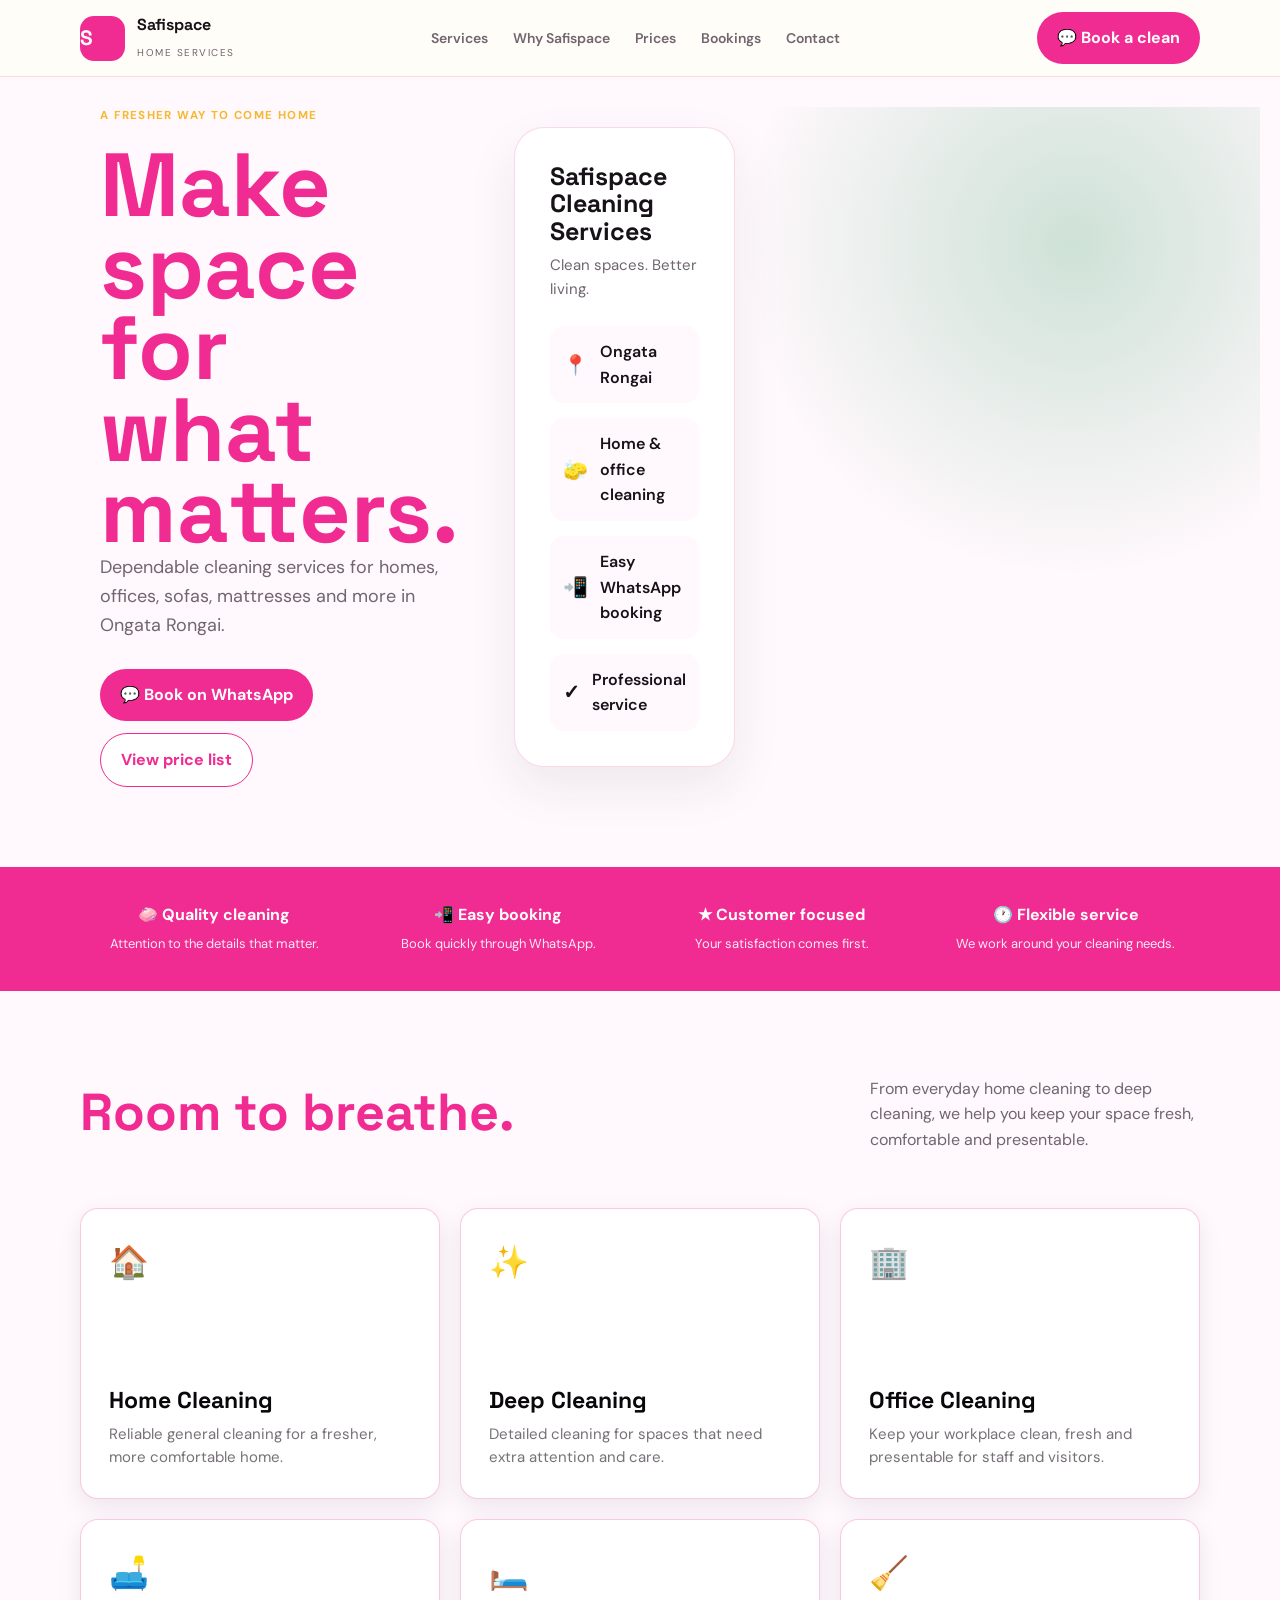
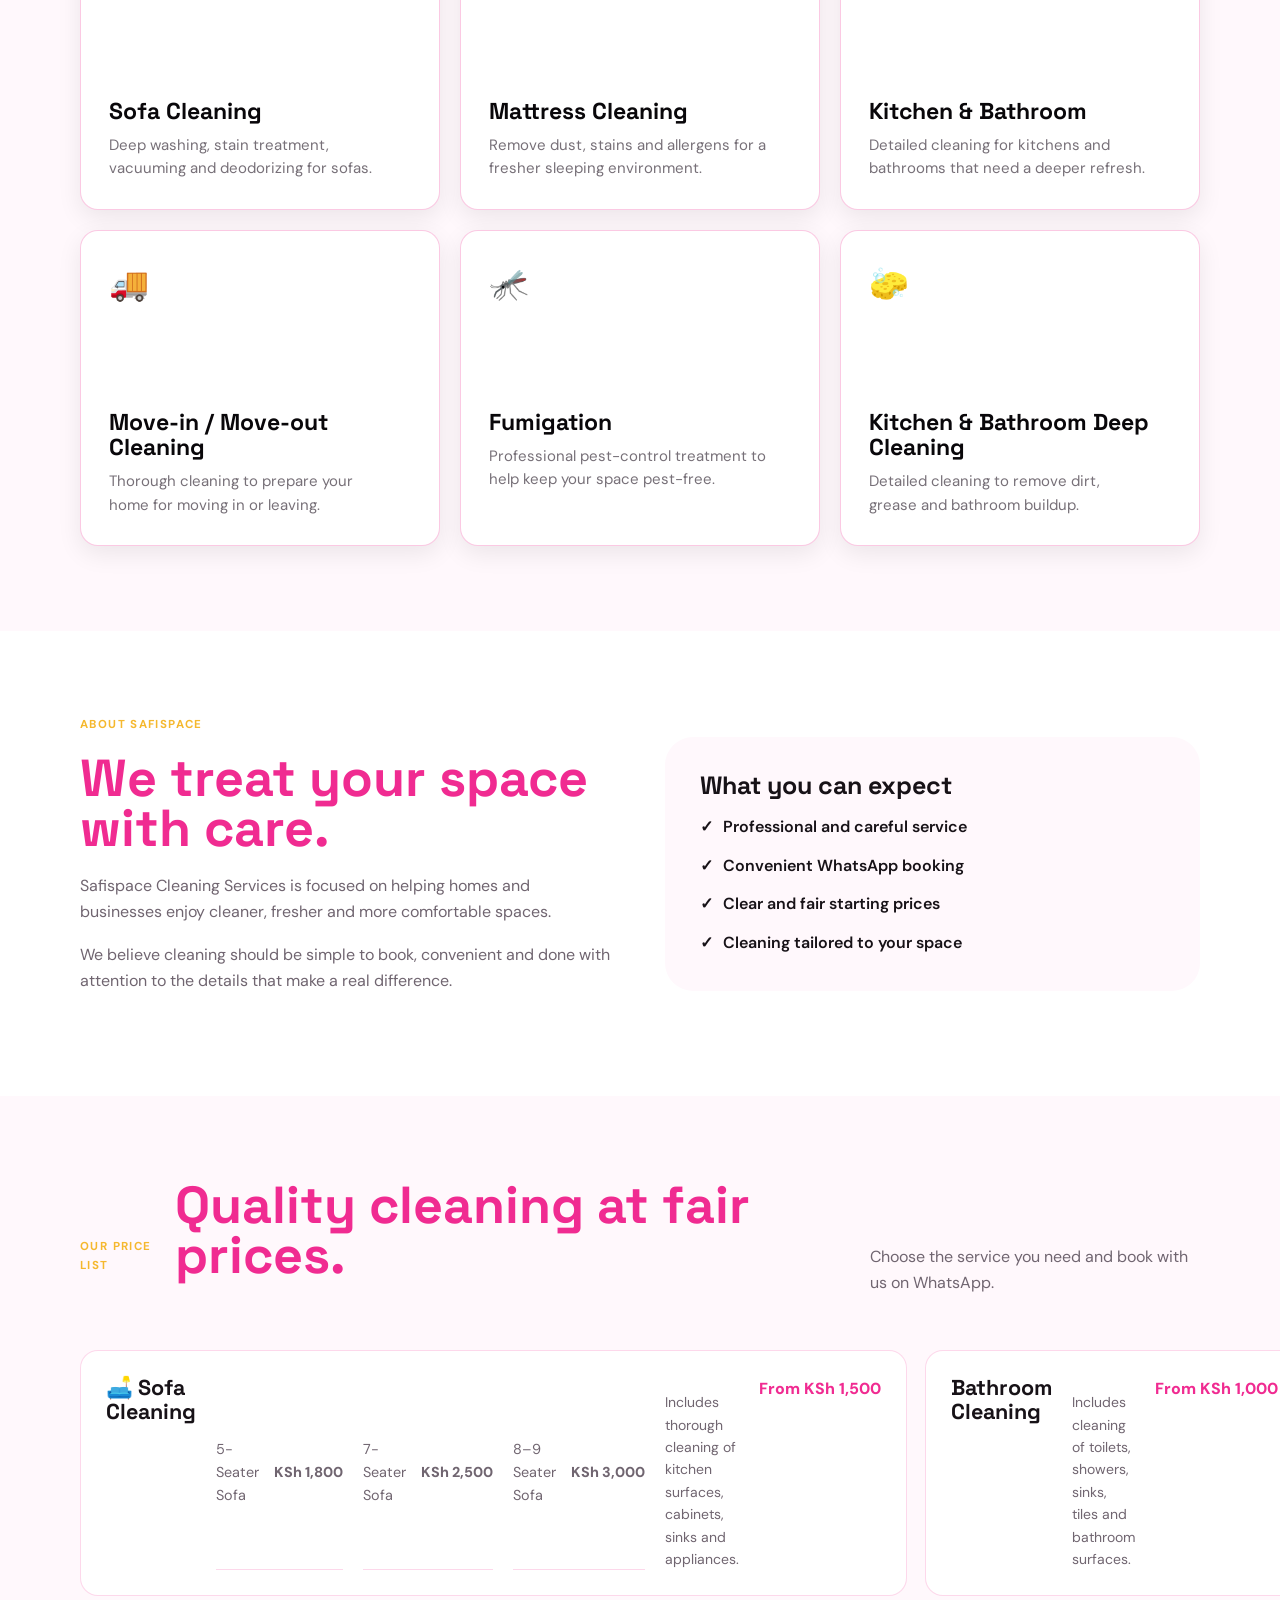
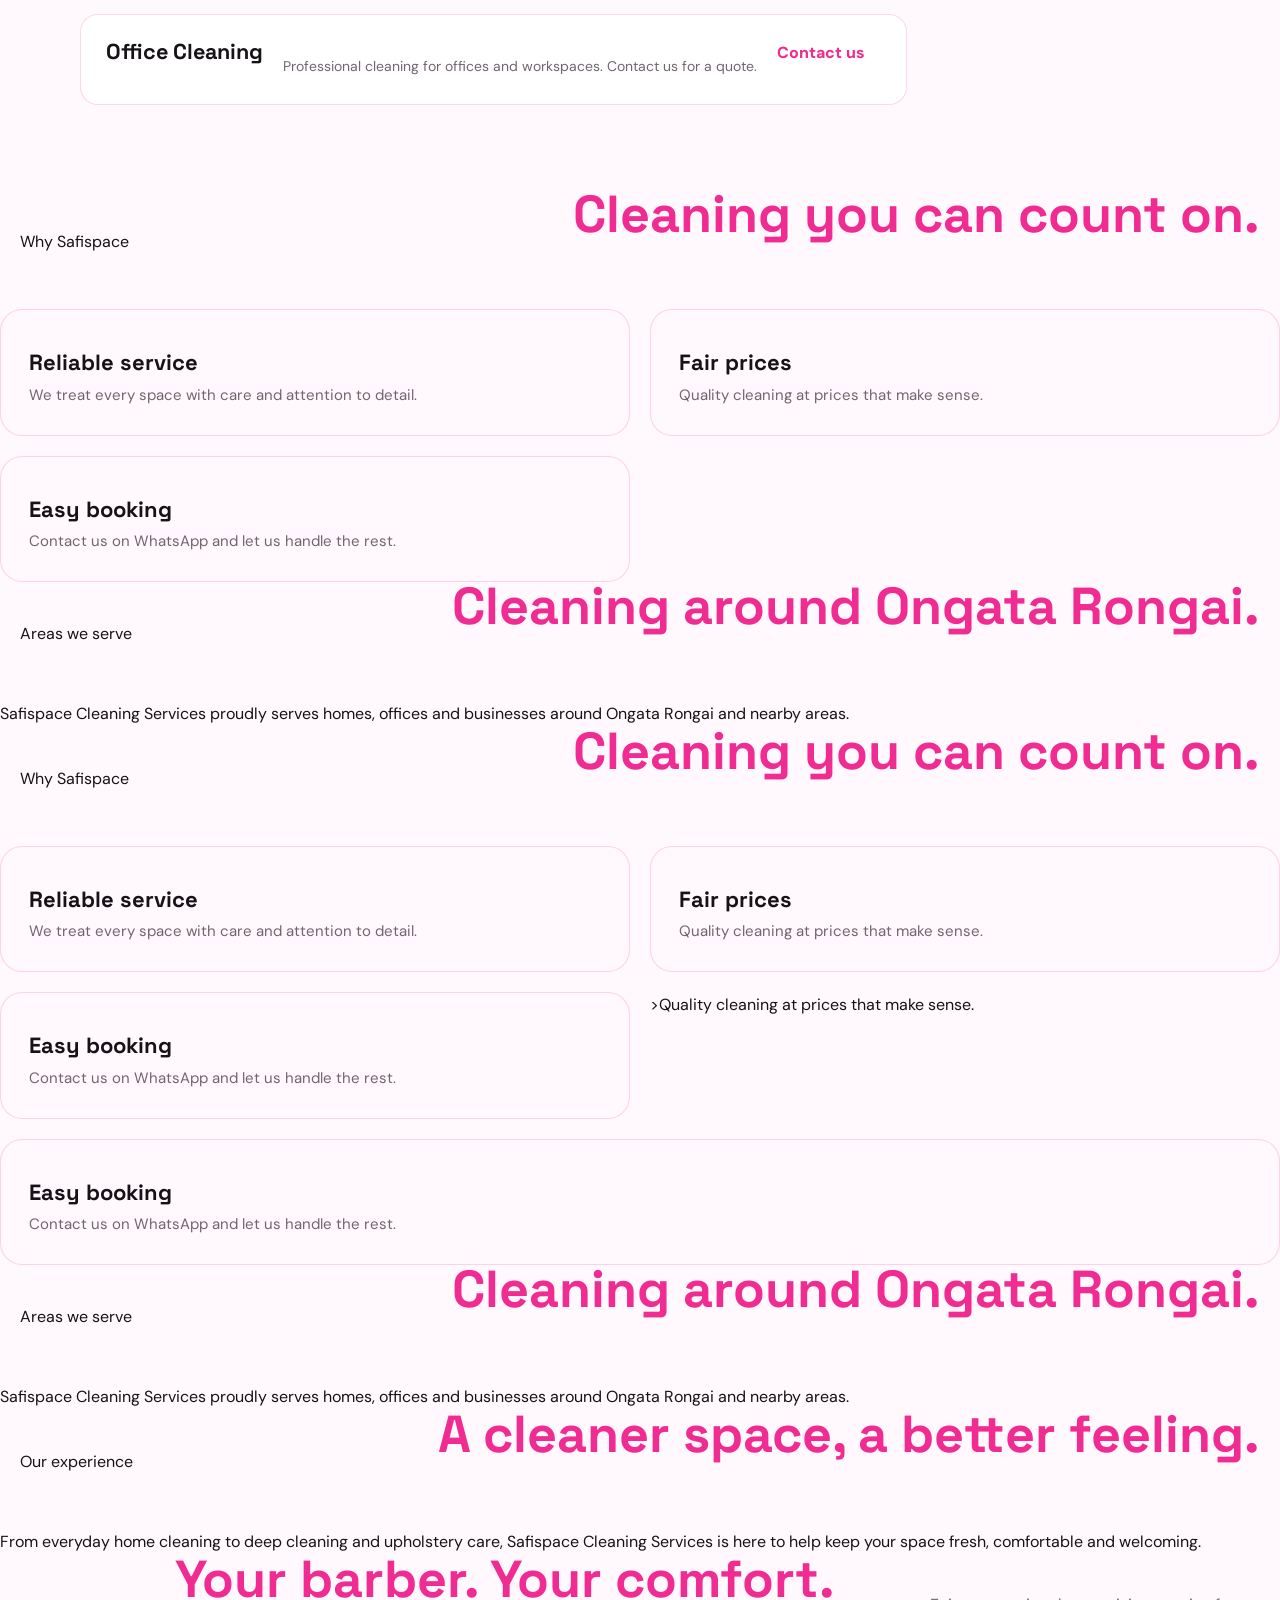
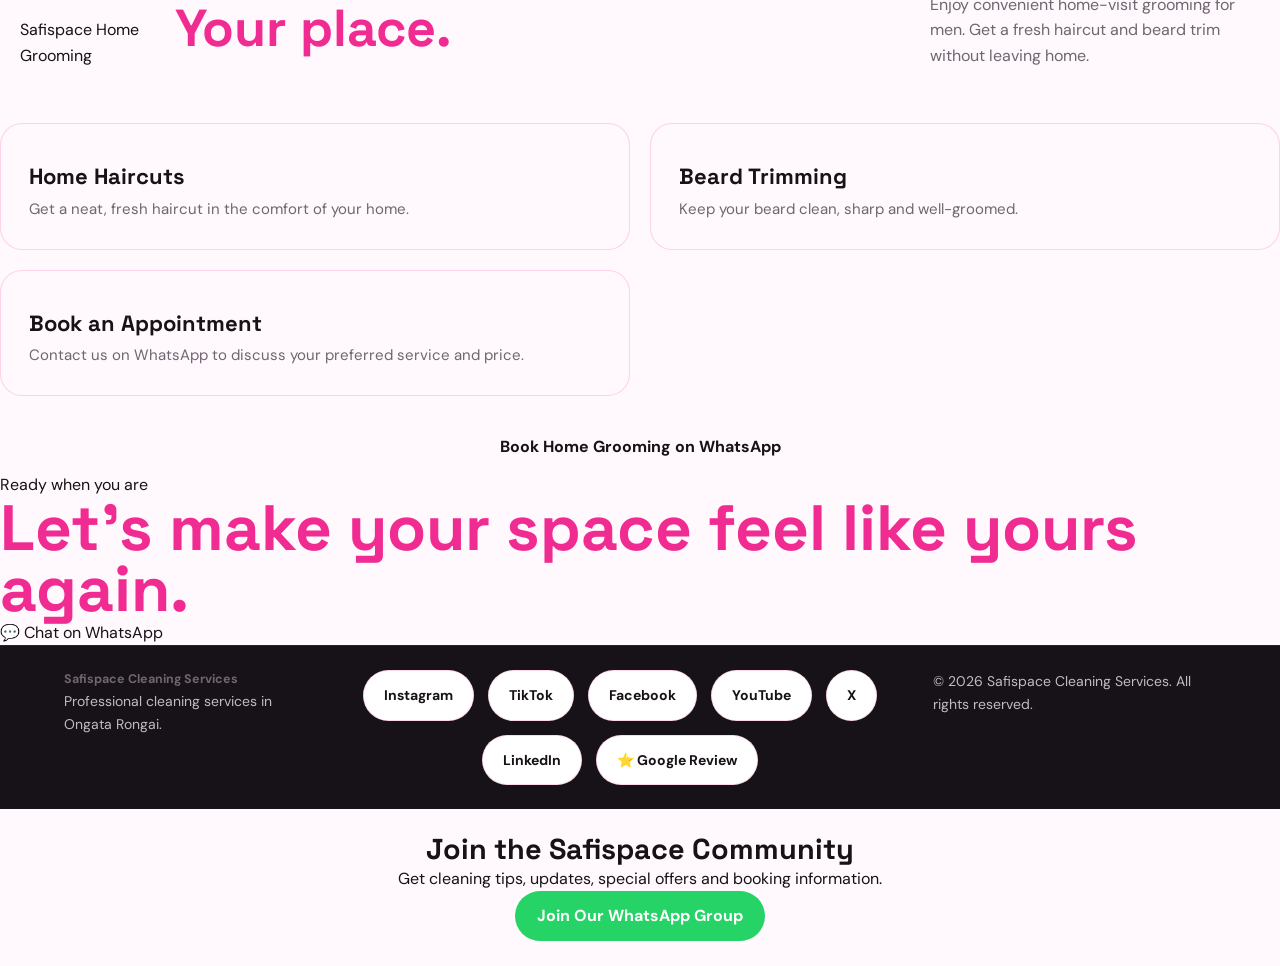
<file: index.html>
<!DOCTYPE html>
<html lang="en">
<head>
  <meta charset="UTF-8">

  <meta name="viewport" content="width=device-width, initial-scale=1.0">

  <meta name="description" content="Safispace Cleaning Services provides dependable home, office, sofa, mattress and deep cleaning services in Ongata Rongai.">

  <meta name="keywords" content="cleaning services Ongata Rongai, house cleaning, sofa cleaning, mattress cleaning, office cleaning, deep cleaning">

  <meta name="theme-color" content="#2f6f65">

  <title>Safispace Cleaning Services | Ongata Rongai</title>

  <link rel="preconnect" href="https://fonts.googleapis.com">
  <link rel="preconnect" href="https://fonts.gstatic.com" crossorigin>

  <link href="https://fonts.googleapis.com/css2?family=DM+Sans:wght@400;500;600;700&family=Space+Grotesk:wght@500;600;700&display=swap" rel="stylesheet">

  <style>
    :root {
  --ink: #171217;
  --muted: #706570;
  --paper: #FFF8FC;
  --white: #FFFFFF;
  --mint: #FCE4F1;
  --teal: #F02B91;
  --orange: #F5B82E;
  --border: rgba(240, 43, 145, .18);
}

    * {
      box-sizing: border-box;
      margin: 0;
      padding: 0;
    }

    html {
      scroll-behavior: smooth;
    }

    body {
      font-family: "DM Sans", sans-serif;
      background: var(--paper);
      color: var(--ink);
      line-height: 1.6;
    }

    a {
      color: inherit;
      text-decoration: none;
    }

    .container {
      width: min(1120px, 92%);
      margin: auto;
    }

    header {
      background: rgba(255, 253, 248, 0.96);
      border-bottom: 1px solid var(--border);
      position: sticky;
      top: 0;
      z-index: 100;
      backdrop-filter: blur(10px);
    }

    .nav {
      min-height: 76px;
      display: flex;
      align-items: center;
      justify-content: space-between;
      gap: 20px;
    }

    .brand {
      display: flex;
      align-items: center;
      gap: 12px;
    }

    .logo {
      width: 45px;
      height: 45px;
      border-radius: 14px;
      background: var(--teal);
      color: white;
      display: grid;
      place-items: center;
      font-family: "Space Grotesk", sans-serif;
      font-size: 23px;
      font-weight: 700;
    }

    .brand-text strong {
      display: block;
      font-family: "Space Grotesk", sans-serif;
      font-size: 16px;
    }

    .brand-text span {
      font-size: 10px;
      letter-spacing: 1.5px;
      color: var(--muted);
    }

    .nav-links {
      display: flex;
      align-items: center;
      gap: 25px;
      font-size: 14px;
      font-weight: 600;
    }

    .nav-links a:hover {
      color: var(--teal);
    }

    .btn {
      display: inline-flex;
      align-items: center;
      justify-content: center;
      gap: 8px;
      padding: 13px 20px;
      border-radius: 999px;
      font-weight: 700;
      border: none;
      cursor: pointer;
      transition: 0.2s ease;
    }

    .btn-primary {
      background: var(--teal);
      color: white;
    }

    .btn-primary:hover {
      transform: translateY(-2px);
    }

    .btn-secondary {
      background: var(--white);
      border: 1px solid var(--teal);
      color: var(--teal);
    }

    .btn-secondary:hover {
      background: var(--mint);
    }

    .hero {
      padding: 90px 0 70px;
      background:
        radial-gradient(circle at 85% 20%, rgba(185, 216, 199, 0.7), transparent 28%),
        var(--paper);
    }

    .hero-grid {
      display: grid;
      grid-template-columns: 1.2fr 0.8fr;
      gap: 55px;
      align-items: center;
    }

    .eyebrow {
      color: var(--teal);
      font-weight: 700;
      margin-bottom: 15px;
    }

    h1,
    h2,
    h3 {
      font-family: "Space Grotesk", sans-serif;
      line-height: 1.1;
    }

    h1 {
      font-size: clamp(42px, 7vw, 76px);
      max-width: 700px;
      margin-bottom: 22px;
    }

    .hero p {
      color: var(--muted);
      max-width: 620px;
      font-size: 18px;
      margin-bottom: 30px;
    }

    .hero-buttons {
      display: flex;
      flex-wrap: wrap;
      gap: 12px;
    }

    .hero-card {
      background: var(--white);
      padding: 35px;
      border-radius: 30px;
      border: 1px solid var(--border);
      box-shadow: 0 20px 50px rgba(32, 48, 45, 0.08);
    }

    .hero-card h3 {
      font-size: 25px;
      margin-bottom: 8px;
    }

    .hero-card p {
      font-size: 15px;
      margin-bottom: 25px;
    }

    .quick-list {
      display: grid;
      gap: 15px;
    }

    .quick-item {
      display: flex;
      gap: 12px;
      align-items: center;
      padding: 13px;
      background: var(--paper);
      border-radius: 14px;
      font-weight: 600;
    }

    .quick-icon {
      font-size: 20px;
    }

    .trust-strip {
      padding: 25px 0;
      background: var(--teal);
      color: white;
    }

    .trust-grid {
      display: grid;
      grid-template-columns: repeat(4, 1fr);
      gap: 15px;
      text-align: center;
    }

    .trust-item {
      padding: 10px;
    }

    .trust-item strong {
      display: block;
      margin-bottom: 3px;
    }

    .trust-item span {
      font-size: 13px;
      opacity: 0.9;
    }

    .section {
      padding: 85px 0;
    }

    .section-heading {
      max-width: 700px;
      margin-bottom: 45px;
    }

    .section-heading h2 {
      font-size: clamp(34px, 5vw, 52px);
      margin-bottom: 15px;
    }

    .section-heading p {
      color: var(--muted);
    }

    .services-grid {
      display: grid;
      grid-template-columns: repeat(3, 1fr);
      gap: 20px;
    }

    .service-card {
      background: var(--white);
      padding: 28px;
      border-radius: 24px;
      border: 1px solid var(--border);
    }

    .service-icon {
      font-size: 34px;
      margin-bottom: 18px;
    }

    .service-card h3 {
      font-size: 23px;
      margin-bottom: 10px;
    }

    .service-card p {
      color: var(--muted);
      font-size: 15px;
    }

    .about {
      background: var(--white);
    }

    .about-grid {
      display: grid;
      grid-template-columns: 1fr 1fr;
      gap: 50px;
      align-items: center;
    }

    .about h2 {
      font-size: clamp(34px, 5vw, 52px);
      margin-bottom: 20px;
    }

    .about p {
      color: var(--muted);
      margin-bottom: 18px;
    }

    .about-box {
      background: var(--paper);
      padding: 35px;
      border-radius: 28px;
    }

    .about-box h3 {
      font-size: 25px;
      margin-bottom: 15px;
    }

    .about-points {
      display: grid;
      gap: 13px;
    }

    .about-point {
      display: flex;
      gap: 10px;
      font-weight: 600;
    }

    .pricing {
      background: var(--paper);
    }

    .price-grid {
      display: grid;
      grid-template-columns: repeat(2, 1fr);
      gap: 20px;
    }

    .price-card {
      background: var(--white);
      border: 1px solid var(--border);
      border-radius: 24px;
      padding: 28px;
    }

    .price-card h3 {
      font-size: 24px;
      margin-bottom: 18px;
    }

    .price-row {
      display: flex;
      justify-content: space-between;
      gap: 20px;
      padding: 13px 0;
      border-bottom: 1px solid var(--border);
    }

    .price-row:last-of-type {
      border-bottom: none;
    }

    .price {
      color: var(--teal);
      font-weight: 800;
      white-space: nowrap;
    }

    .price-description {
      color: var(--muted);
      font-size: 14px;
      margin-top: 15px;
    }

    .notice {
      margin-top: 25px;
      background: var(--white);
      border-left: 4px solid var(--orange);
      padding: 18px;
      border-radius: 12px;
      color: var(--muted);
      font-size: 14px;
    }

    .why {
      background: var(--white);
    }

    .why-grid {
      display: grid;
      grid-template-columns: repeat(2, 1fr);
      gap: 20px;
    }

    .why-card {
      padding: 28px;
      border: 1px solid var(--border);
      border-radius: 22px;
      background: var(--paper);
    }

    .why-card span {
      font-size: 28px;
    }

    .why-card h3 {
      margin: 12px 0 8px;
      font-size: 22px;
    }

    .why-card p {
      color: var(--muted);
      font-size: 15px;
    }

    .areas {
      background: var(--paper);
    }

    .area-box {
      background: var(--teal);
      color: white;
      padding: 45px;
      border-radius: 30px;
      text-align: center;
    }

    .area-box h2 {
      font-size: 40px;
      margin-bottom: 12px;
    }

    .area-box p {
      opacity: 0.9;
      max-width: 650px;
      margin: auto;
    }

    .experience {
      background: var(--white);
    }

    .experience-box {
      max-width: 800px;
      margin: auto;
      text-align: center;
    }

    .experience-box .star {
      font-size: 35px;
      color: var(--orange);
      margin-bottom: 15px;
    }

    .experience-box h2 {
      font-size: 40px;
      margin-bottom: 15px;
    }

    .experience-box p {
      color: var(--muted);
    }

    /* BOOKING */
    .booking {
      background: var(--paper);
    }

    .booking-box {
      max-width: 760px;
      margin: auto;
      background: var(--white);
      padding: 35px;
      border-radius: 30px;
      border: 1px solid var(--border);
      box-shadow: 0 20px 50px rgba(32, 48, 45, 0.08);
    }

    .booking-form {
      display: grid;
      gap: 18px;
    }

    .form-group {
      display: grid;
      gap: 7px;
    }

    .form-group label {
      font-weight: 700;
      font-size: 14px;
    }

    .form-group input,
    .form-group select,
    .form-group textarea {
      width: 100%;
      padding: 14px 15px;
      border: 1px solid var(--border);
      border-radius: 13px;
      background: var(--paper);
      color: var(--ink);
      font-family: "DM Sans", sans-serif;
      font-size: 15px;
      outline: none;
    }

    .form-group input:focus,
    .form-group select:focus,
    .form-group textarea:focus {
      border-color: var(--teal);
    }

    .form-group textarea {
      min-height: 110px;
      resize: vertical;
    }

    .form-row {
      display: grid;
      grid-template-columns: 1fr 1fr;
      gap: 15px;
    }

    .booking-note {
      background: #eef5f0;
      padding: 15px;
      border-radius: 13px;
      color: var(--muted);
      font-size: 14px;
      margin-bottom: 20px;
    }

    .booking-submit {
      width: 100%;
      font-size: 16px;
      margin-top: 5px;
    }

    .cta {
      padding: 80px 0;
      background: var(--teal);
      color: white;
    }

    .cta-box {
      text-align: center;
    }

    .cta h2 {
      font-size: clamp(38px, 6vw, 58px);
      margin-bottom: 15px;
    }

    .cta p {
      opacity: 0.9;
      margin-bottom: 25px;
    }

    .cta .btn-primary {
      background: white;
      color: var(--teal);
    }

    footer {
      background: var(--ink);
      color: white;
      padding: 55px 0 25px;
    }

    .footer-grid {
      display: grid;
      grid-template-columns: 1.3fr 1fr 1fr;
      gap: 40px;
      padding-bottom: 35px;
    }

    footer h3 {
      margin-bottom: 15px;
    }

    footer p,
    footer a {
      color: rgba(255, 255, 255, 0.72);
      font-size: 14px;
    }

    .social-links {
      display: flex;
      flex-wrap: wrap;
      gap: 10px;
    }

    .social-links a {
      padding: 9px 13px;
      border: 1px solid rgba(255,255,255,0.2);
      border-radius: 999px;
    }

    .social-links a:hover {
      background: rgba(255,255,255,0.1);
      color: white;
    }

    .copyright {
      border-top: 1px solid rgba(255,255,255,0.12);
      padding-top: 20px;
      color: rgba(255,255,255,0.55);
      font-size: 13px;
      text-align: center;
    }

    @media (max-width: 800px) {
      .nav-links {
        display: none;
      }

      .hero {
        padding: 60px 0;
      }

      .hero-grid,
      .about-grid {
        grid-template-columns: 1fr;
      }

      .services-grid {
        grid-template-columns: 1fr;
      }

      .trust-grid {
        grid-template-columns: repeat(2, 1fr);
      }

      .price-grid {
        grid-template-columns: 1fr;
      }

      .why-grid {
        grid-template-columns: 1fr;
      }

      .footer-grid {
        grid-template-columns: 1fr;
      }

      .hero-card {
        padding: 25px;
      }

      .area-box {
        padding: 35px 20px;
      }

      .booking-box {
        padding: 25px;
      }

      .form-row {
        grid-template-columns: 1fr;
      }
    }

    @media (max-width: 480px) {
      .brand-text span {
        font-size: 8px;
      }

      .nav > .btn {
        padding: 10px 14px;
        font-size: 13px;
      }

      h1 {
        font-size: 43px;
      }

      .trust-grid {
        grid-template-columns: 1fr 1fr;
      }

      .section {
        padding: 65px 0;
      }
    }
  </style>
<link rel="stylesheet" href="styles.css">
</head>

<body>

<header>
  <div class="container nav">

    <a href="#home" class="brand">
      <div class="logo">S</div>

      <div class="brand-text">
        <strong>Safispace</strong>
        <span>HOME SERVICES</span>
      </div>
    </a>

    <nav class="nav-links">
      <a href="#services">Services</a>
      <a href="#about">Why Safispace</a>
      <a href="#pricing">Prices</a>
      <a href="#booking">Bookings</a>
      <a href="#contact">Contact</a>
    </nav>

    <a
      class="btn btn-primary"
      href="https://wa.me/254743595411?text=Hello%20Safispace%20Cleaning%20Services%2C%20I%20would%20like%20to%20book%20a%20cleaning%20service."
      target="_blank"
      rel="noopener"
    >
      💬 Book a clean
    </a>

  </div>
</header>

<main id="home">

  <!-- HERO -->
  <section class="hero">
    <div class="container hero-grid">

      <div>
        <div class="eyebrow">A fresher way to come home</div>

        <h1>Make space for what matters.</h1>

        <p>
          Dependable cleaning services for homes, offices, sofas,
          mattresses and more in Ongata Rongai.
        </p>

        <div class="hero-buttons">

          <a
            class="btn btn-primary"
            href="https://wa.me/254743595411?text=Hello%20Safispace%20Cleaning%20Services%2C%20I%20would%20like%20to%20book%20a%20cleaning%20service."
            target="_blank"
            rel="noopener"
          >
            💬 Book on WhatsApp
          </a>

          <a class="btn btn-secondary" href="#pricing">
            View price list
          </a>

        </div>
      </div>

      <div class="hero-card">

        <h3>Safispace Cleaning Services</h3>

        <p>Clean spaces. Better living.</p>

        <div class="quick-list">

          <div class="quick-item">
            <span class="quick-icon">📍</span>
            <span>Ongata Rongai</span>
          </div>

          <div class="quick-item">
            <span class="quick-icon">🧽</span>
            <span>Home & office cleaning</span>
          </div>

          <div class="quick-item">
            <span class="quick-icon">📲</span>
            <span>Easy WhatsApp booking</span>
          </div>

          <div class="quick-item">
            <span class="quick-icon">✓</span>
            <span>Professional service</span>
          </div>

        </div>
      </div>

    </div>
  </section>

  <!-- TRUST -->
  <section class="trust-strip">
    <div class="container trust-grid">

      <div class="trust-item">
        <strong>🧼 Quality cleaning</strong>
        <span>Attention to the details that matter.</span>
      </div>

      <div class="trust-item">
        <strong>📲 Easy booking</strong>
        <span>Book quickly through WhatsApp.</span>
      </div>

      <div class="trust-item">
        <strong>★ Customer focused</strong>
        <span>Your satisfaction comes first.</span>
      </div>

      <div class="trust-item">
        <strong>🕐 Flexible service</strong>
        <span>We work around your cleaning needs.</span>
      </div>

    </div>
  </section>

  <!-- SERVICES -->
  <section class="section" id="services">

    <div class="container">

      <div class="section-heading">
        <h2>Room to breathe.</h2>

        <p>
          From everyday home cleaning to deep cleaning,
          we help you keep your space fresh, comfortable and presentable.
        </p>
      </div>

      <div class="services-grid">

        <div class="service-card">
          <div class="service-icon">🏠</div>
          <h3>Home Cleaning</h3>
          <p>
            Reliable general cleaning for a fresher,
            more comfortable home.
          </p>
        </div>

        <div class="service-card">
          <div class="service-icon">✨</div>
          <h3>Deep Cleaning</h3>
          <p>
            Detailed cleaning for spaces that need
            extra attention and care.
          </p>
        </div>

        <div class="service-card">
          <div class="service-icon">🏢</div>
          <h3>Office Cleaning</h3>
          <p>
            Keep your workplace clean, fresh and
            presentable for staff and visitors.
          </p>
        </div>

        <div class="service-card">
          <div class="service-icon">🛋️</div>
          <h3>Sofa Cleaning</h3>
          <p>
            Deep washing, stain treatment, vacuuming
            and deodorizing for sofas.
          </p>
        </div>

        <div class="service-card">
          <div class="service-icon">🛏️</div>
          <h3>Mattress Cleaning</h3>
          <p>
            Remove dust, stains and allergens for
            a fresher sleeping environment.
          </p>
        </div>

        <div class="service-card">
          <div class="service-icon">🧹</div>
          <h3>Kitchen & Bathroom</h3>
          <p>
            Detailed cleaning for kitchens and bathrooms
            that need a deeper refresh.
          </p>
        </div>        <div class="service-card">
          <div class="service-icon">🚚</div>
          <h3>Move-in / Move-out Cleaning</h3>
          <p>
            Thorough cleaning to prepare your home
            for moving in or leaving.
          </p>
        </div>        <div class="service-card">
          <div class="service-icon">🦟</div>
          <h3>Fumigation</h3>
          <p>
            Professional pest-control treatment
            to help keep your space pest-free.
          </p>
        </div>        <div class="service-card">
          <div class="service-icon">🧽</div>
          <h3>Kitchen & Bathroom Deep Cleaning</h3>
          <p>
            Detailed cleaning to remove dirt,
            grease and bathroom buildup.
          </p>
        </div>

      </div>

    </div>
  </section>

  <!-- ABOUT -->
  <section class="section about" id="about">

    <div class="container about-grid">

      <div>
        <div class="eyebrow">About Safispace</div>

        <h2>We treat your space with care.</h2>

        <p>
          Safispace Cleaning Services is focused on helping
          homes and businesses enjoy cleaner, fresher and
          more comfortable spaces.
        </p>

        <p>
          We believe cleaning should be simple to book,
          convenient and done with attention to the details
          that make a real difference.
        </p>
      </div>

      <div class="about-box">

        <h3>What you can expect</h3>

        <div class="about-points">

          <div class="about-point">
            <span>✓</span>
            <span>Professional and careful service</span>
          </div>

          <div class="about-point">
            <span>✓</span>
            <span>Convenient WhatsApp booking</span>
          </div>

          <div class="about-point">
            <span>✓</span>
            <span>Clear and fair starting prices</span>
          </div>

          <div class="about-point">
            <span>✓</span>
            <span>Cleaning tailored to your space</span>
          </div>

        </div>

      </div>

    </div>
  </section>

  <!-- PRICE LIST -->
  <section class="section pricing" id="pricing">

    <div class="container">

      <div class="section-heading">
        <div class="eyebrow">Our Price List</div>

        <h2>Quality cleaning at fair prices.</h2>

        <p>
          Choose the service you need and book with us on WhatsApp.
        </p>
      </div>

      <div class="price-grid">

        <!-- SOFA -->
        <div class="price-card">

          <h3>🛋️ Sofa Cleaning</h3>

          <div class="price-row">
            <span>5-Seater Sofa</span>
            <span class="price">KSh 1,800</span>
          </div>

          <div class="price-row">
            <span>7-Seater Sofa</span>
            <span class="price">KSh 2,500</span>
          </div>

          <div class="price-row">
            <span>8–9 Seater Sofa</span>
            <span class="price">KSh 3,000</span>
          </div>

          <p class="price-description">
            Includes thorough cleaning of kitchen surfaces, cabinets, sinks and appliances.
</p>
<div class="price">
  From KSh 1,500
</div>
</div>

<div class="price-card">
  <h3>Bathroom Cleaning</h3>
  <p class="price-description">
    Includes cleaning of toilets, showers, sinks, tiles and bathroom surfaces.
  </p>
  <div class="price">
    From KSh 1,000
  </div>
</div>

<div class="price-card">
  <h3>Office Cleaning</h3>
  <p class="price-description">
    Professional cleaning for offices and workspaces. Contact us for a quote.
  </p>
  <div class="price">
    Contact us
  </div>
</div>

</div>
  </section></section>

<section id="why">
  <div class="section-heading">
    <span>Why Safispace</span>
    <h2>Cleaning you can count on.</h2>
  </div>

  <div class="why-grid">
    <div class="why-card">
      <h3>Reliable service</h3>
      <p>We treat every space with care and attention to detail.</p>
    </div>

    <div class="why-card">
      <h3>Fair prices</h3>
      <p>Quality cleaning at prices that make sense.</p>
    </div>

    <div class="why-card">
      <h3>Easy booking</h3>
      <p>Contact us on WhatsApp and let us handle the rest.</p>
    </div>
  </div>
</section></section>

<section id="areas">
  <div class="section-heading">
    <span>Areas we serve</span>
    <h2>Cleaning around Ongata Rongai.</h2>
  </div>

  <p>
    Safispace Cleaning Services proudly serves homes, offices and businesses
    around Ongata Rongai and nearby areas.
  </p>
</section></section>

<section id="why">
  <div class="section-heading">
    <span>Why Safispace</span>
    <h2>Cleaning you can count on.</h2>
  </div>

  <div class="why-grid"><div class="why-card">
  <h3>Reliable service</h3>
  <p>We treat every space with care and attention to detail.</p>
</div>

<div class="why-card">
  <h3>Fair prices</h3>
  <p>Quality cleaning at prices that make sense.</p>
</div>

<div class="why-card">
  <h3>Easy booking</h3>
  <p>Contact us on WhatsApp and let us handle the rest.</p>
</div>>Quality cleaning at prices that make sense.</p>
</div>

<div class="why-card">
  <h3>Easy booking</h3>
  <p>Contact us on WhatsApp and let us handle the rest.</p>
</div></div>
</div>
</section>

<section id="areas">
  <div class="section-heading">
    <span>Areas we serve</span>
    <h2>Cleaning around Ongata Rongai.</h2>
  </div>  <p>
    Safispace Cleaning Services proudly serves homes, offices and businesses
    around Ongata Rongai and nearby areas.
  </p>
</section>

<section id="experience">
  <div class="section-heading">
    <span>Our experience</span>
    <h2>A cleaner space, a better feeling.</h2>
  </div>

  <p>
    From everyday home cleaning to deep cleaning and upholstery care,
    Safispace Cleaning Services is here to help keep your space fresh,
    comfortable and welcoming.
  </p>
</section>
<section id="grooming">
  <div class="section-heading">
    <span>Safispace Home Grooming</span>
    <h2>Your barber. Your comfort. Your place.</h2>
    <p>
      Enjoy convenient home-visit grooming for men.
      Get a fresh haircut and beard trim without leaving home.
    </p>
  </div>

  <div class="why-grid">

    <div class="why-card">
      <h3>Home Haircuts</h3>
      <p>Get a neat, fresh haircut in the comfort of your home.</p>
    </div>

    <div class="why-card">
      <h3>Beard Trimming</h3>
      <p>Keep your beard clean, sharp and well-groomed.</p>
    </div>

    <div class="why-card">
      <h3>Book an Appointment</h3>
      <p>Contact us on WhatsApp to discuss your preferred service and price.</p>
    </div>

  </div>

  <div style="text-align: center; margin-top: 25px;">
    <a
      href="https://wa.me/254743595411?text=Hello%20Safispace%2C%20I%20would%20like%20to%20book%20a%20home%20grooming%20appointment."
      target="_blank"
      rel="noopener noreferrer"
      class="btn"
    >
      Book Home Grooming on WhatsApp
    </a>
  </div>
</section>
<section id="contact" class="contact-band">
  <div>
    <span>Ready when you are</span>
    <h2>Let’s make your space feel like yours again.</h2>
  </div>

  <a href="https://wa.me/254743595411?text=Hello%20Safispace%2C%20I%20would%20like%20to%20book%20a%20cleaning%20service."
     target="_blank">
    💬 Chat on WhatsApp
  </a>
</section>

<footer class="site-footer">
  <div>
    <strong>Safispace Cleaning Services</strong>
    <p>Professional cleaning services in Ongata Rongai.</p>
  </div>

  <div class="social-links">
  <a href="https://www.instagram.com/safispacecleaning?stkn=MTFjbjl5YWp1bHpo"
     target="_blank" rel="noopener noreferrer">Instagram</a>

  <a href="https://www.tiktok.com/@safispacecleaning"
     target="_blank" rel="noopener noreferrer">TikTok</a>

  <a href="https://www.facebook.com/share/18or9JuKMJ/"
     target="_blank" rel="noopener noreferrer">Facebook</a>

  <a href="https://www.youtube.com/@SafispaceCleaning"
     target="_blank" rel="noopener noreferrer">YouTube</a>

  <a href="https://x.com/safispaceclean"
     target="_blank" rel="noopener noreferrer">X</a>

  <a href="https://www.linkedin.com/in/safispace-cleaning-274942437"
     target="_blank" rel="noopener noreferrer">LinkedIn</a>

  <a href="https://g.page/r/CeCKSPJqnId-EBI/review"
     target="_blank" rel="noopener noreferrer">⭐ Google Review</a>
  </div>

  <p>© 2026 Safispace Cleaning Services. All rights reserved.</p>
</footer><div style="text-align: center; margin: 25px 0;">
    <h3>Join the Safispace Community</h3>
    <p>Get cleaning tips, updates, special offers and booking information.</p>
    <a href="https://chat.whatsapp.com/ChOg5JnKsi9Fh7vkprOkSK?s=cl&amp;p=a&amp;mlu=4&amp;ilr=4"
       target="_blank" rel="noopener noreferrer"
       style="display: inline-block; background: #25D366; color: white; padding: 12px 22px; border-radius: 30px; text-decoration: none; font-weight: bold;">
      Join Our WhatsApp Group
    </a>
</div>

<script>
  const bookingForm = document.getElementById("bookingForm");

  if (bookingForm) {
    bookingForm.addEventListener("submit", function(e) {
      e.preventDefault();

      const name = document.getElementById("name").value;
      const phone = document.getElementById("phone").value;
      const service = document.getElementById("service").value;
      const date = document.getElementById("date").value;
      const time = document.getElementById("time").value;
      const location = document.getElementById("location").value;
      const details = document.getElementById("details").value;

      const message =
        "Hello Safispace Cleaning Services!%0A%0A" +
        "Booking Request%0A" +
        "Name: " + encodeURIComponent(name) + "%0A" +
        "Phone: " + encodeURIComponent(phone) + "%0A" +
        "Service: " + encodeURIComponent(service) + "%0A" +
        "Date: " + encodeURIComponent(date) + "%0A" +
        "Time: " + encodeURIComponent(time) + "%0A" +
        "Location: " + encodeURIComponent(location) + "%0A" +
        "Details: " + encodeURIComponent(details);

      window.open(
        "https://wa.me/254743595411?text=" + message,
        "_blank"
      );
    });
  }
</script>

</body>
  </html>
</file>
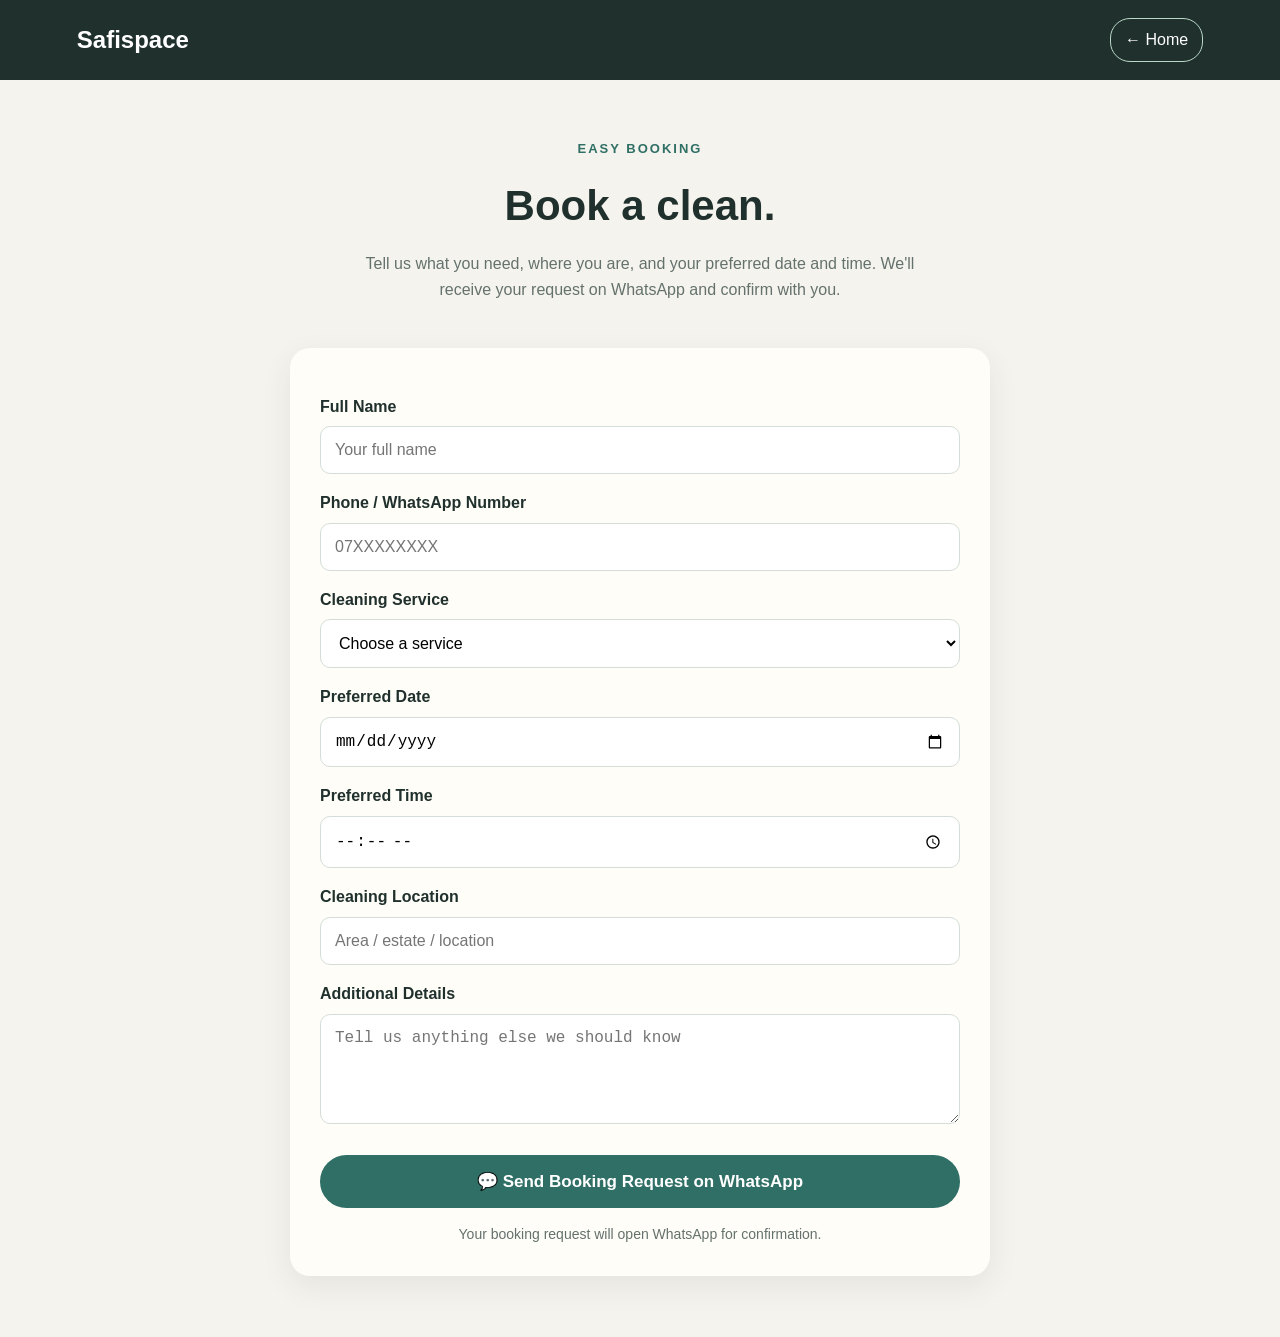
<file: booking.html>
<!DOCTYPE html>
<html lang="en">
<head>
  <meta charset="UTF-8">
  <meta name="viewport" content="width=device-width, initial-scale=1.0">
  <title>Book a Cleaning | Safispace Cleaning Services</title>
  <meta name="description" content="Book professional cleaning services with Safispace Cleaning Services in Ongata Rongai.">
  <style>
    * {
      box-sizing: border-box;
      margin: 0;
      padding: 0;
    }

    body {
      font-family: Arial, sans-serif;
      background: #f5f3ed;
      color: #20302d;
      line-height: 1.6;
    }

    header {
      background: #20302d;
      color: white;
      padding: 18px 6%;
      display: flex;
      justify-content: space-between;
      align-items: center;
    }

    .logo {
      font-size: 24px;
      font-weight: bold;
    }

    .back {
      color: white;
      text-decoration: none;
      border: 1px solid #b9d8c7;
      padding: 8px 14px;
      border-radius: 20px;
    }

    .hero {
      text-align: center;
      padding: 55px 20px 35px;
    }

    .hero span {
      color: #2f6f65;
      font-weight: bold;
      text-transform: uppercase;
      letter-spacing: 2px;
      font-size: 13px;
    }

    .hero h1 {
      font-size: 42px;
      margin: 12px 0;
    }

    .hero p {
      color: #64716d;
      max-width: 600px;
      margin: auto;
    }

    .booking-box {
      max-width: 700px;
      margin: 10px auto 60px;
      background: #fffdf8;
      padding: 30px;
      border-radius: 20px;
      box-shadow: 0 10px 30px rgba(32,48,45,0.08);
    }

    label {
      display: block;
      margin: 16px 0 7px;
      font-weight: bold;
    }

    input, select, textarea {
      width: 100%;
      padding: 14px;
      border: 1px solid #d5ddd8;
      border-radius: 10px;
      font-size: 16px;
      background: white;
    }

    textarea {
      min-height: 110px;
      resize: vertical;
    }

    button {
      width: 100%;
      margin-top: 24px;
      padding: 16px;
      border: none;
      border-radius: 30px;
      background: #2f6f65;
      color: white;
      font-size: 17px;
      font-weight: bold;
      cursor: pointer;
    }

    button:hover {
      background: #20302d;
    }

    .note {
      margin-top: 15px;
      text-align: center;
      color: #64716d;
      font-size: 14px;
    }

    @media (max-width: 600px) {
      .hero h1 {
        font-size: 34px;
      }

      .booking-box {
        margin: 10px 15px 40px;
        padding: 22px;
      }
    }
  </style>
</head>

<body>

<header>
  <div class="logo">Safispace</div>
  <a class="back" href="index.html">← Home</a>
</header>

<section class="hero">
  <span>Easy booking</span>
  <h1>Book a clean.</h1>
  <p>
    Tell us what you need, where you are, and your preferred date and time.
    We'll receive your request on WhatsApp and confirm with you.
  </p>
</section>

<section class="booking-box">
  <form id="bookingForm">

    <label for="name">Full Name</label>
    <input type="text" id="name" required placeholder="Your full name">

    <label for="phone">Phone / WhatsApp Number</label>
    <input type="tel" id="phone" required placeholder="07XXXXXXXX">

    <label for="service">Cleaning Service</label>
    <select id="service" required>
      <option value="">Choose a service</option>
      <option>Home Cleaning</option>
      <option>Deep Cleaning</option>
      <option>Office Cleaning</option>
      <option>Sofa Cleaning</option>
      <option>Mattress Cleaning</option>
      <option>Kitchen & Bathroom Cleaning</option>
      <option>Other Cleaning</option>
    </select>

    <label for="date">Preferred Date</label>
    <input type="date" id="date" required>

    <label for="time">Preferred Time</label>
    <input type="time" id="time" required>

    <label for="location">Cleaning Location</label>
    <input type="text" id="location" required placeholder="Area / estate / location">

    <label for="details">Additional Details</label>
    <textarea id="details" placeholder="Tell us anything else we should know"></textarea>

    <button type="submit">💬 Send Booking Request on WhatsApp</button>

    <p class="note">
      Your booking request will open WhatsApp for confirmation.
    </p>

  </form></section>

<script>
  const form = document.getElementById("bookingForm");

  form.addEventListener("submit", function(e) {
    e.preventDefault();

    const name = document.getElementById("name").value;
    const phone = document.getElementById("phone").value;
    const service = document.getElementById("service").value;
    const date = document.getElementById("date").value;
    const time = document.getElementById("time").value;
    const location = document.getElementById("location").value;
    const details = document.getElementById("details").value;

    const message =
      "Hello Safispace Cleaning Services!%0A%0A" +
      "BOOKING REQUEST%0A" +
      "Name: " + encodeURIComponent(name) + "%0A" +
      "Phone: " + encodeURIComponent(phone) + "%0A" +
      "Service: " + encodeURIComponent(service) + "%0A" +
      "Date: " + encodeURIComponent(date) + "%0A" +
      "Time: " + encodeURIComponent(time) + "%0A" +
      "Location: " + encodeURIComponent(location) + "%0A" +
      "Details: " + encodeURIComponent(details);

    window.open(
      "https://wa.me/254743595411?text=" + message,
      "_blank"
    );
  });

  document.getElementById("date").min =
    new Date().toISOString().split("T")[0];
</script>

</body>
</html>
</file>
<file: styles.css>
:root {
  --ink: #171217;
  --muted: #706570;
  --paper: #FFF8FC;
  --white: #FFFFFF;
  --mint: #FCE4F1;
  --teal: #F02B91;
  --orange: #F5B82E;
  --line: rgba(240, 43, 145, .18);
}

* { box-sizing: border-box; }
html { scroll-behavior: smooth; }
body { margin: 0; color: var(--ink); background: var(--paper); font-family: "DM Sans", sans-serif; }
a { color: inherit; text-decoration: none; }
.site-header { align-items: center; display: flex; justify-content: space-between; max-width: 1240px; margin: auto; padding: 24px 5vw; }
.logo { align-items: center; display: flex; font: 700 1.3rem "Space Grotesk", sans-serif; gap: 9px; letter-spacing: 0; }
.logo-mark { align-items: center; background: var(--orange); border-radius: 50%; color: var(--white); display: inline-flex; height: 34px; justify-content: center; width: 34px; }
.logo-accent { color: var(--orange); }
nav { align-items: center; display: flex; gap: 32px; font-size: .9rem; }
nav a:not(.nav-cta), .text-link { color: var(--muted); transition: color .2s ease; }
nav a:hover, .text-link:hover { color: var(--orange); }
.nav-cta {
  background: var(--teal);
  border: 1px solid var(--teal);
  border-radius: 999px;
  color: var(--white);
  padding: 11px 18px;
  font-weight: 700;
  transition: all .25s ease;
}

.nav-cta:hover {
  background: var(--orange);
  border-color: var(--orange);
  color: var(--ink);
}
.menu-toggle { background: transparent; border: 0; cursor: pointer; display: none; padding: 8px; }
.menu-toggle span { background: var(--ink); display: block; height: 2px; margin: 5px 0; width: 24px; }
.hero { align-items: center; display: grid; gap: 7vw; grid-template-columns: minmax(280px, .8fr) 1.2fr; margin: 30px auto 80px; max-width: 1240px; min-height: 560px; padding: 0 5vw; }
.eyebrow, .section-label { color: var(--orange); font-size: .72rem; font-weight: 700; letter-spacing: .12em; margin: 0 0 20px; text-transform: uppercase; }
h1, h2, h3 { font-family: "Space Grotesk", sans-serif; letter-spacing: 0; margin: 0; }
h1 { font-size: clamp(3.6rem, 7vw, 6.7rem); line-height: .91; max-width: 640px; }
h2 { font-size: clamp(2.5rem, 5vw, 5rem); line-height: .95; }
h3 { font-size: 1.8rem; }h1, h2 {
  color: var(--teal);
}

h3 {
  color: var(--ink);
}
.hero-text { color: var(--muted); font-size: 1.05rem; line-height: 1.65; margin: 27px 0 32px; max-width: 430px; }
.hero-actions { align-items: center; display: flex; flex-wrap: wrap; gap: 25px; }
.button { border-radius: 999px; display: inline-flex; font-weight: 700; gap: 15px; padding: 16px 22px; transition: transform .2s ease, background .2s ease; }
.button:hover { transform: translateY(-3px); }
.button-primary { background: var(--orange); color: var(--white); }
.button-primary:hover {
  background: #F5B82E;
  color: #09070A;
  transform: translateY(-3px);
  box-shadow: 0 8px 20px rgba(240, 43, 145, .2);
}
.text-link { border-bottom: 1px solid currentColor; padding-bottom: 5px; }
.hero-art { background: var(--mint); border-radius: 4px; height: 560px; overflow: hidden; position: relative; }
.sun-disc { background: #f5bd77; border-radius: 50%; height: 250px; position: absolute; right: 11%; top: 10%; width: 250px; }
.window { background: #dce9df; border: 14px solid var(--white); height: 255px; left: 14%; position: absolute; top: 11%; width: 52%; }
.window:before { background: var(--white); content: ""; height: 100%; left: 50%; position: absolute; width: 13px; }
.window:after { background: var(--white); content: ""; height: 13px; left: 0; position: absolute; top: 50%; width: 100%; }
.window span { background: rgba(255,255,255,.3); height: 100%; position: absolute; transform: skewX(-20deg); width: 18%; }
.window span:last-child { left: 45%; }
.sofa { background: #d17455; border-radius: 18px 18px 5px 5px; bottom: 22%; height: 150px; left: 20%; position: absolute; width: 62%; }
.cushion { background: #e99a73; border-radius: 11px; height: 80px; left: 8%; position: absolute; top: -43px; width: 45%; }
.cushion.small { left: 55%; width: 35%; }
.table { background: #8e6046; bottom: 14%; height: 100px; position: absolute; right: 10%; width: 90px; }
.table:after { background: #644333; bottom: -100px; content: ""; height: 105px; left: 40px; position: absolute; width: 10px; }
.vase { background: var(--white); border-radius: 3px 3px 12px 12px; height: 48px; left: 21px; position: absolute; top: -47px; width: 48px; }
.rug { background: #e8d5b9; border-radius: 50%; bottom: 3%; height: 120px; left: 10%; position: absolute; width: 70%; }
.plant { bottom: 18%; position: absolute; z-index: 2; }
.plant-left { left: 4%; }.plant-right { right: 4%; }
.plant b { background: #ca8158; border-radius: 5px 5px 18px 18px; display: block; height: 72px; width: 58px; }
.plant i { background: var(--teal); border-radius: 100% 0 100% 0; display: block; height: 62px; position: absolute; transform: rotate(-30deg); width: 25px; }
.plant i:nth-child(1) { bottom: 57px; left: 25px; }.plant i:nth-child(2) { bottom: 48px; left: 0; transform: rotate(-70deg); }.plant i:nth-child(3) { bottom: 72px; left: 39px; transform: rotate(10deg); }.plant-right i:nth-child(1) { bottom: 58px; left: 20px; }.plant-right i:nth-child(2) { bottom: 45px; left: 38px; transform: rotate(30deg); }
.band { padding: 100px 5vw; }
.intro { background: var(--teal); color: var(--white); display: grid; gap: 6vw; grid-template-columns: .5fr 1fr 1fr; }
.intro .section-label { color: #f3bc76; }.intro h2 { max-width: 430px; }.intro p:not(.section-label) { color: rgba(255,253,248,.76); line-height: 1.65; max-width: 460px; }
.stat-row { align-self: end; border-top: 1px solid rgba(255,255,255,.3); display: flex; gap: 28px; padding-top: 20px; }.stat-row div { display: flex; flex-direction: column; gap: 8px; }.stat-row strong { font: 600 1.5rem "Space Grotesk", sans-serif; }.stat-row span { color: rgba(255,255,255,.7); font-size: .78rem; }
.services { background: var(--paper); }.section-heading { align-items: end; display: flex; justify-content: space-between; margin: auto auto 55px; max-width: 1240px; }.section-heading > p { color: var(--muted); line-height: 1.6; max-width: 330px; }.service-grid { display: grid; gap: 18px; grid-template-columns: repeat(3, 1fr); margin: auto; max-width: 1240px; }.service-card { border: 1px solid var(--line); min-height: 330px; padding: 28px; position: relative; transition: transform .25s ease; }.service-card:hover { transform: translateY(-7px); }.service-card.featured { background: var(--orange); border-color: var(--orange); color: var(--white); }.service-number { color: var(--orange); font-size: .75rem; font-weight: 700; }.featured .service-number { color: #ffe1b7; }.service-card h3 { margin-top: 100px; }.service-card p { color: var(--muted); line-height: 1.55; max-width: 280px; }.featured p { color: rgba(255,255,255,.8); }.card-link { align-items: center; border: 1px solid currentColor; border-radius: 50%; bottom: 25px; display: flex; font-size: 1.3rem; height: 42px; justify-content: center; position: absolute; right: 25px; width: 42px; }
.contact { background: #253532; color: var(--white); display: grid; gap: 8vw; grid-template-columns: 1fr .6fr; }.contact .section-label { color: #f3bc76; }.contact h2 { max-width: 650px; }.contact-action { align-self: end; }.contact-action p { color: rgba(255,255,255,.7); line-height: 1.6; }.button-light { background: var(--white); color: var(--ink); }.site-footer { display: flex; justify-content: space-between; padding: 24px 5vw; color: var(--muted); font-size: .78rem; }
@media (max-width: 760px) { .site-header { padding: 18px 6vw; position: relative; }.menu-toggle { display: block; } nav { background: var(--white); border-bottom: 1px solid var(--line); display: none; flex-direction: column; gap: 20px; left: 0; padding: 24px 6vw; position: absolute; right: 0; top: 70px; z-index: 5; } nav.active { display: flex; }.hero { display: flex; flex-direction: column; gap: 42px; margin-top: 35px; padding: 0 6vw; }.hero-art { height: 390px; width: 100%; }.window { height: 180px; }.sofa { bottom: 20%; }.band { padding: 70px 6vw; }.intro, .contact { display: block; }.intro > div, .contact-action { margin-top: 36px; }.stat-row { justify-content: space-between; }.section-heading { align-items: start; display: block; }.section-heading > p { margin-top: 25px; }.service-grid { display: block; }.service-card { margin-bottom: 14px; min-height: 280px; }.service-card h3 { margin-top: 65px; }.site-footer { flex-direction: column; gap: 8px; padding: 20px 6vw; } }/* ===== SAFISPACE FINAL PROFESSIONAL POLISH ===== */

body {
  overflow-x: hidden;
}

.site-header {
  position: relative;
  z-index: 20;
}

.logo {
  transition: transform .2s ease;
}

.logo:hover {
  transform: translateY(-1px);
}

.nav-cta {
  transition: background .2s ease, color .2s ease, transform .2s ease;
}

.nav-cta:hover {
  background: var(--ink);
  color: var(--white);
  transform: translateY(-2px);
}

.button-primary,
.button-light {
  box-shadow: 0 8px 20px rgba(32, 48, 45, .10);
}

.button-primary:hover,
.button-light:hover {
  box-shadow: 0 12px 26px rgba(32, 48, 45, .16);
}


.service-card {
  background: #FFFFFF;
  border: 1px solid rgba(240, 43, 145, .25);
  border-radius: 18px;
  padding: 28px;
  min-height: 260px;
  box-shadow: 0 8px 25px rgba(9, 7, 10, .08);
  transition: transform .25s ease, box-shadow .25s ease;
}

.service-card:hover {
  transform: translateY(-6px);
  border-color: #F02B91;
  box-shadow: 0 16px 35px rgba(240, 43, 145, .16);
}

.service-card h3 {
  color: #09070A;
}

.service-card p {
  color: #777078;
}

.service-icon {
  color: #F02B91;
  font-size: 2rem;
  margin-bottom: 18px;
}

.service-card.featured {
  border: 1px solid #F5B82E;
  box-shadow: 0 16px 35px rgba(245, 184, 46, .15);
}


.card-link {
  transition: transform .2s ease, background .2s ease;
}

.card-link:hover {
  background: var(--ink);
  color: var(--white);
  transform: rotate(8deg);
}

.featured .card-link:hover {
  background: var(--white);
  color: var(--orange);
}

.hero-art {
  box-shadow: 0 20px 45px rgba(32, 48, 45, .12);
}

.contact {
  position: relative;
  overflow: hidden;
}

.contact::after {
  content: "";
  position: absolute;
  width: 260px;
  height: 260px;
  border: 1px solid rgba(255,255,255,.08);
  border-radius: 50%;
  right: -100px;
  bottom: -120px;
}

.site-footer {
  border-top: 1px solid var(--line);
}

@media (max-width: 760px) {
  nav.nav-open {
    display: flex;
  }

  .site-header {
    position: sticky;
    top: 0;
    background: rgba(245, 243, 237, .96);
    backdrop-filter: blur(10px);
  }

  .hero {
    min-height: auto;
    margin-bottom: 55px;
  }

  h1 {
    font-size: clamp(3.1rem, 14vw, 4.8rem);
  }

  h2 {
    font-size: clamp(2.4rem, 11vw, 3.8rem);
  }

  .hero-art {
    min-height: 360px;
    box-shadow: 0 14px 30px rgba(32, 48, 45, .10);
  }

  .hero-actions {
    align-items: flex-start;
    flex-direction: column;
    gap: 18px;
  }

  .button {
    width: 100%;
    justify-content: center;
  }

  .service-card {
    min-height: 290px;
  }

  .stat-row {
    gap: 14px;
  }

  .stat-row div {
    flex: 1;
  }
}/* Payment section */
.payment {
display: grid;
grid-template-columns: 1fr 1fr;
gap: 40px;
align-items: center;
}

.payment-details {
background: var(--white);
border: 1px solid var(--line);
border-radius: 20px;
padding: 28px;
}

.payment-details p {
margin: 0 0 18px;
font-size: 1.05rem;
line-height: 1.6;
}

.payment-details strong {
font-family: "Space Grotesk", sans-serif;
font-size: 0.9rem;
}

@media (max-width: 700px) {
.payment {
grid-template-columns: 1fr;
gap: 24px;
}
}
/* ===== SAFISPACE PRICE LIST ===== */

.pricing {
background: var(--paper);
}

.price-grid {
display: grid;
grid-template-columns: repeat(2, 1fr);
gap: 18px;
max-width: 1240px;
margin: auto;
}

.price-card {
background: var(--white);
border: 1px solid var(--line);
border-radius: 18px;
padding: 25px;
display: flex;
gap: 20px;
transition: transform .25s ease, box-shadow .25s ease;
}

.price-card:hover {
transform: translateY(-5px);
box-shadow: 0 14px 30px rgba(32, 48, 45, .10);
}

.price-icon {
align-items: center;
background: var(--mint);
border-radius: 14px;
display: flex;
flex-shrink: 0;
font-size: 1.7rem;
height: 55px;
justify-content: center;
width: 55px;
}

.price-card-content {
flex: 1;
}

.price-card h3 {
font-size: 1.35rem;
margin: 0 0 15px;
}

.price-row {
align-items: center;
border-bottom: 1px solid var(--line);
display: flex;
justify-content: space-between;
gap: 15px;
padding: 9px 0;
}

.price-row span {
color: var(--muted);
font-size: .9rem;
}

.price-row strong {
color: var(--teal);
font-family: "Space Grotesk", sans-serif;
font-size: .9rem;
white-space: nowrap;
}

.price-note {
color: var(--muted);
font-size: .78rem;
line-height: 1.5;
margin: 14px 0 0;
}

.price-important {
background: #fff1df;
border: 1px solid rgba(231, 124, 66, .25);
border-radius: 15px;
margin: 25px auto 0;
max-width: 1240px;
padding: 18px 22px;
}

.price-important strong {
color: var(--orange);
font-family: "Space Grotesk", sans-serif;
}

.price-important p {
color: var(--muted);
font-size: .85rem;
line-height: 1.5;
margin: 7px 0 0;
}

.pricing-cta {
background: var(--teal);
border-radius: 20px;
color: var(--white);
margin: 35px auto 0;
max-width: 1240px;
padding: 35px;
text-align: center;
}

.pricing-cta h3 {
font-size: 1.8rem;
}

.pricing-cta p {
color: rgba(255, 253, 248, .75);
margin: 8px 0 22px;
}

.pricing-cta .button {
background: var(--orange);
color: var(--white);
}

/* Mobile price list */
@media (max-width: 760px) {
.price-grid {
grid-template-columns: 1fr;
gap: 14px;
}

.price-card {
padding: 20px;
}

.price-icon {
height: 48px;
width: 48px;
font-size: 1.4rem;
}

.price-card h3 {
font-size: 1.2rem;
}

.price-row {
align-items: flex-start;
flex-direction: column;
gap: 3px;
}

.price-row strong {
font-size: .95rem;
}

.pricing-cta {
padding: 28px 20px;
}
}/* ================================
   SAFISPACE SOCIAL MEDIA
   ================================ */

.social-media {
  background: var(--paper);
  padding: 90px 5vw;
  border-top: 1px solid var(--line);
}

.social-content {
  max-width: 850px;
  margin: 0 auto;
  text-align: center;
}

.social-label {
  display: inline-block;
  margin-bottom: 14px;
  color: var(--teal);
  font-size: 12px;
  font-weight: 800;
  letter-spacing: 0.16em;
}

.social-content h2 {
  margin: 0 0 14px;
  color: var(--ink);
  font-family: "Space Grotesk", sans-serif;
  font-size: clamp(32px, 5vw, 52px);
  line-height: 1.05;
  letter-spacing: -0.04em;
}

.social-content p {
  max-width: 600px;
  margin: 0 auto 34px;
  color: var(--muted);
  font-size: 16px;
  line-height: 1.7;
}

.social-links {
  display: flex;
  justify-content: center;
  align-items: center;
  flex-wrap: wrap;
  gap: 14px;
}

.social-links a {
  display: inline-flex;
  align-items: center;
  gap: 10px;
  padding: 13px 20px;
  border: 1px solid var(--line);
  border-radius: 999px;
  background: var(--white);
  color: var(--ink);
  font-family: "DM Sans", sans-serif;
  font-size: 14px;
  font-weight: 700;
  text-decoration: none;
  transition: transform 0.2s ease,
              background 0.2s ease,
              color 0.2s ease,
              border-color 0.2s ease;
}

.social-links a:hover {
  background: var(--mint);
  border-color: var(--teal);
  color: var(--ink);
  transform: translateY(-4px);
}

.social-links a:focus-visible {
  outline: 2px solid var(--teal);
  outline-offset: 4px;
}

@media (max-width: 600px) {
  .social-links {
    gap: 10px;
  }

  .social-links a {
    padding: 11px 15px;
    font-size: 13px;
  }
.social-links a:hover {
  transform: translateY(-3px);
  background: var(--teal);
  border-color: var(--teal);
  color: var(--white);
}

.social-icon {
  width: 24px;
  height: 24px;
  display: inline-flex;
  align-items: center;
  justify-content: center;
}

.social-icon svg {
  width: 21px;
  height: 21px;
  fill: none;
  stroke: currentColor;
  stroke-width: 1.8;
  stroke-linecap: round;
  stroke-linejoin: round;
}

.social-links a:nth-child(3) .social-icon svg {
  fill: currentColor;
  stroke: none;
}

@media (max-width: 600px) {
  .social-media {
    padding: 70px 5vw;
  }

  .social-links {
    flex-direction: column;
    width: 100%;
  }

  .social-links a {
    width: 100%;
    max-width: 280px;
    justify-content: center;
  }
  }

/* SAFISPACE FOOTER IMPROVEMENT */

.site-footer {
  align-items: center;
  background: var(--ink);
  border-top: 1px solid var(--line);
  gap: 24px;
  line-height: 1.6;
}

.site-footer strong {
  color: var(--white);
}

.site-footer p {
  margin: 8px 0;
}
</file>
